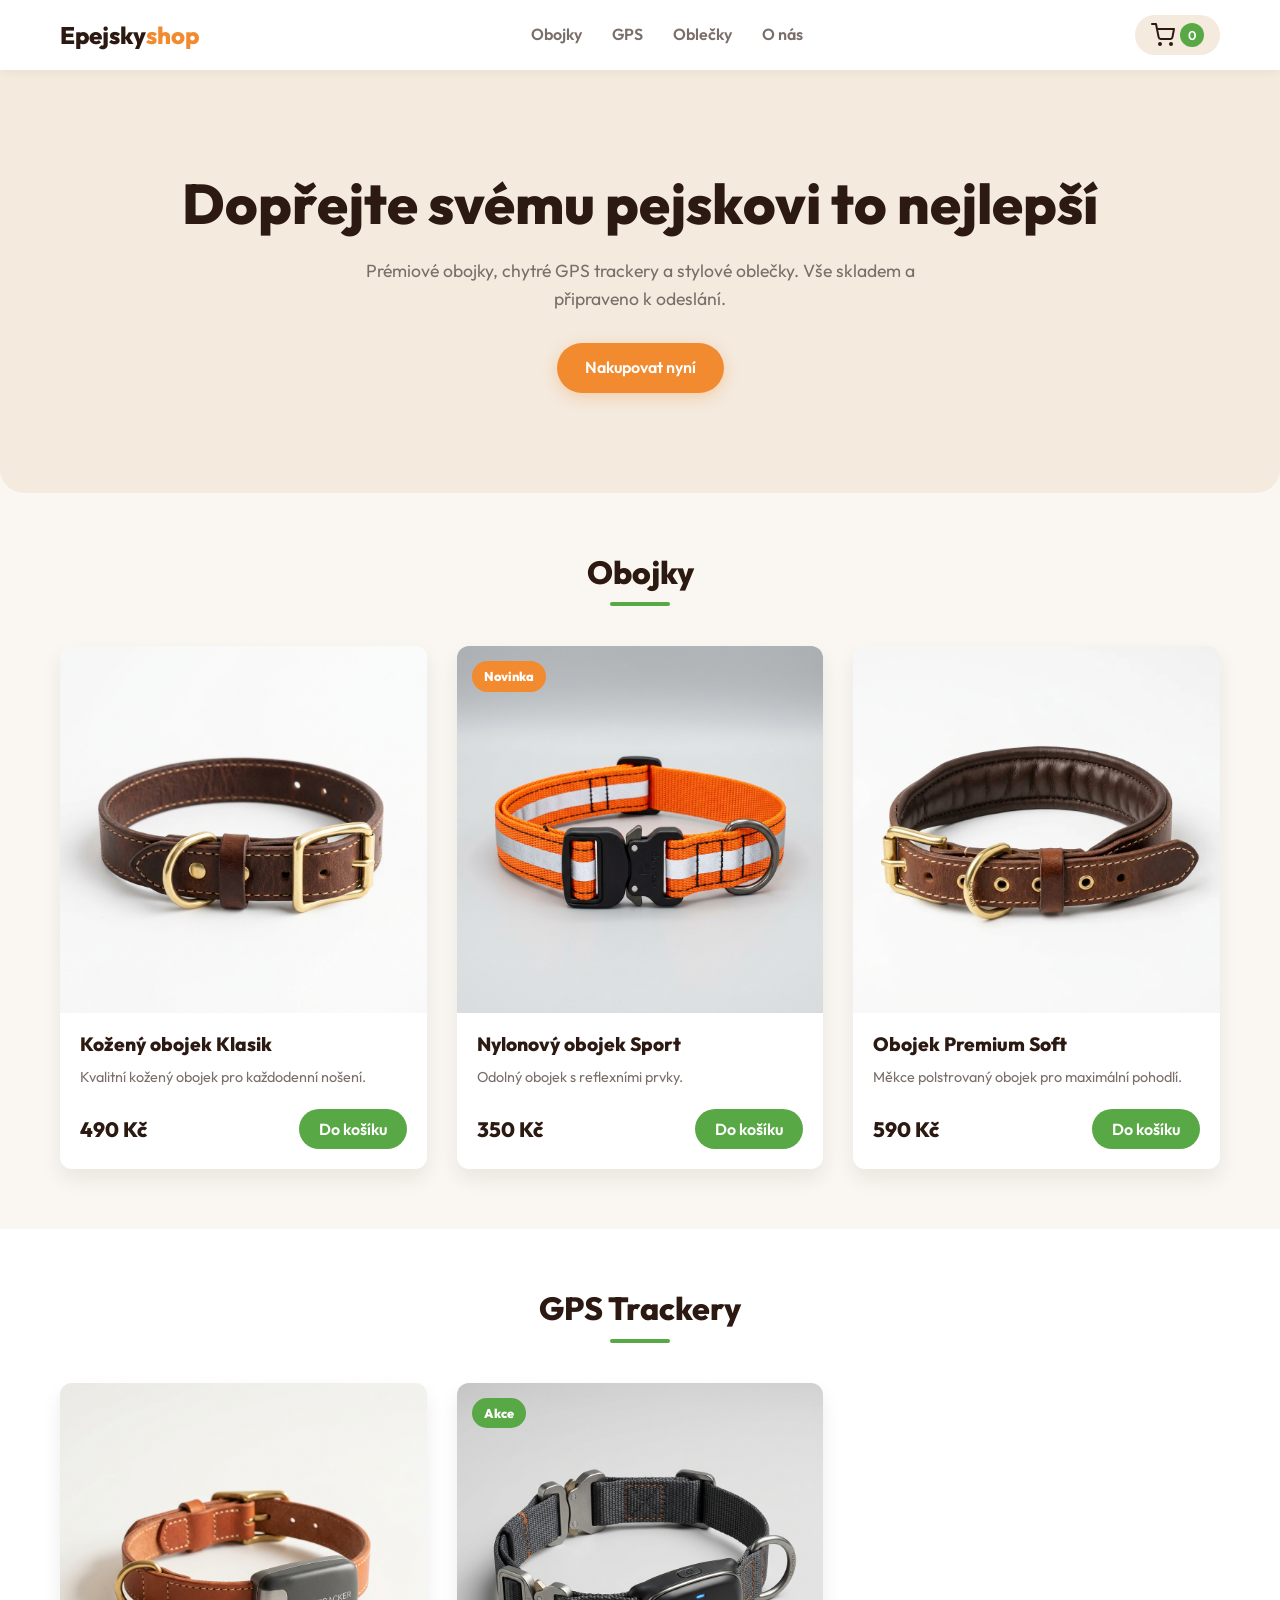
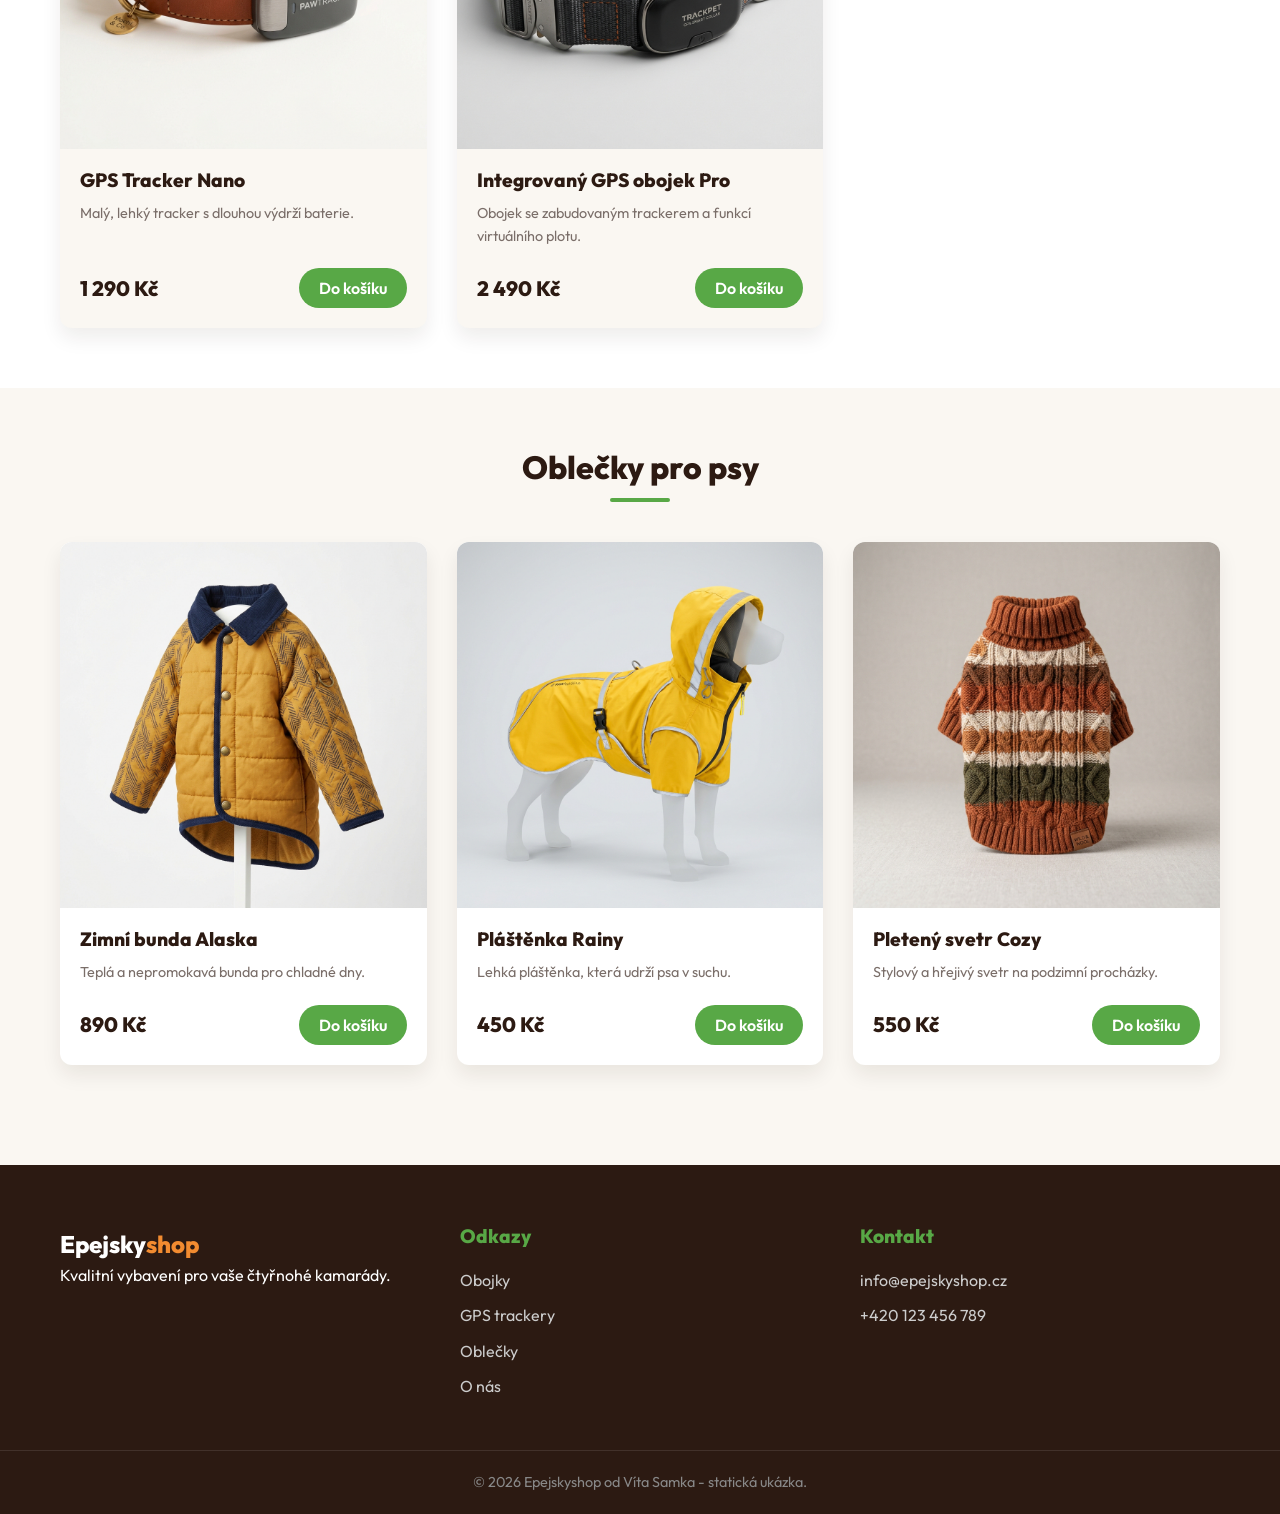
<file: index.html>
<!DOCTYPE html>
<html lang="cs">

<head>
    <meta charset="UTF-8">
    <meta name="viewport" content="width=device-width, initial-scale=1.0">
    <title>Epejskyshop - Vše pro vašeho pejska</title>
    <link rel="icon" type="image/webp" href="images/favicon.webp">
    <link rel="preconnect" href="https://fonts.googleapis.com">
    <link rel="preconnect" href="https://fonts.gstatic.com" crossorigin>
    <link href="https://fonts.googleapis.com/css2?family=Outfit:wght@300;400;600;800&display=swap" rel="stylesheet">
    <link rel="stylesheet" href="css/style.css">
</head>

<body>
    <header class="main-header">
        <div class="container header-container">
            <a href="#" class="logo">
                Epejsky<span>shop</span>
            </a>
            <nav class="main-nav">
                <a href="#obojky">Obojky</a>
                <a href="#gps">GPS</a>
                <a href="#oblecky">Oblečky</a>
                <a href="about.html">O nás</a>
            </nav>
            <div class="cart-btn">
                <svg xmlns="http://www.w3.org/2000/svg" width="24" height="24" viewBox="0 0 24 24" fill="none"
                    stroke="currentColor" stroke-width="2" stroke-linecap="round" stroke-linejoin="round">
                    <circle cx="9" cy="21" r="1"></circle>
                    <circle cx="20" cy="21" r="1"></circle>
                    <path d="M1 1h4l2.68 13.39a2 2 0 0 0 2 1.61h9.72a2 2 0 0 0 2-1.61L23 6H6"></path>
                </svg>
                <span class="cart-count">0</span>
            </div>
        </div>
    </header>

    <main>
        <section class="hero">
            <div class="container hero-content">
                <h1>Dopřejte svému pejskovi to nejlepší</h1>
                <p>Prémiové obojky, chytré GPS trackery a stylové oblečky. Vše skladem a připraveno k odeslání.</p>
                <a href="#obojky" class="btn btn-primary">Nakupovat nyní</a>
            </div>
        </section>

        <section id="obojky" class="category-section">
            <div class="container">
                <h2 class="section-title">Obojky</h2>
                <div class="products-grid">
                    <div class="product-card">
                        <a href="product.html" class="product-link">
                            <div class="product-image">
                                <img src="images/obojek.webp" alt="Obojek Klasik">
                            </div>
                        </a>
                        <div class="product-info">
                            <a href="product.html">
                                <h3>Kožený obojek Klasik</h3>
                            </a>
                            <p class="product-desc">Kvalitní kožený obojek pro každodenní nošení.</p>
                            <div class="product-bottom">
                                <span class="price">490 Kč</span>
                                <button class="btn btn-add">Do košíku</button>
                            </div>
                        </div>
                    </div>
                    <div class="product-card">
                        <a href="product.html" class="product-link">
                            <div class="product-image">
                                <img src="images/obojek_sport.webp" alt="Obojek Sport">
                                <span class="badge badge-new">Novinka</span>
                            </div>
                        </a>
                        <div class="product-info">
                            <a href="product.html">
                                <h3>Nylonový obojek Sport</h3>
                            </a>
                            <p class="product-desc">Odolný obojek s reflexními prvky.</p>
                            <div class="product-bottom">
                                <span class="price">350 Kč</span>
                                <button class="btn btn-add">Do košíku</button>
                            </div>
                        </div>
                    </div>
                    <div class="product-card">
                        <a href="product.html" class="product-link">
                            <div class="product-image">
                                <img src="images/obojek_premium_soft.webp" alt="Obojek Premium Soft">
                            </div>
                        </a>
                        <div class="product-info">
                            <h3>Obojek Premium Soft</h3>
                            <p class="product-desc">Měkce polstrovaný obojek pro maximální pohodlí.</p>
                            <div class="product-bottom">
                                <span class="price">590 Kč</span>
                                <button class="btn btn-add">Do košíku</button>
                            </div>
                        </div>
                    </div>
                </div>
            </div>
        </section>

        <section id="gps" class="category-section category-alt">
            <div class="container">
                <h2 class="section-title">GPS Trackery</h2>
                <div class="products-grid">
                    <div class="product-card">
                        <a href="product.html" class="product-link">
                            <div class="product-image">
                                <img src="images/product.webp" alt="GPS Tracker Nano">
                            </div>
                        </a>
                        <div class="product-info">
                            <h3>GPS Tracker Nano</h3>
                            <p class="product-desc">Malý, lehký tracker s dlouhou výdrží baterie.</p>
                            <div class="product-bottom">
                                <span class="price">1 290 Kč</span>
                                <button class="btn btn-add">Do košíku</button>
                            </div>
                        </div>
                    </div>
                    <div class="product-card">
                        <a href="product.html" class="product-link">
                            <div class="product-image">
                                <img src="images/gps_pro.webp" alt="GPS Obojek Pro">
                                <span class="badge badge-sale">Akce</span>
                            </div>
                        </a>
                        <div class="product-info">
                            <h3>Integrovaný GPS obojek Pro</h3>
                            <p class="product-desc">Obojek se zabudovaným trackerem a funkcí virtuálního plotu.</p>
                            <div class="product-bottom">
                                <span class="price">2 490 Kč</span>
                                <button class="btn btn-add">Do košíku</button>
                            </div>
                        </div>
                    </div>
                </div>
            </div>
        </section>

        <section id="oblecky" class="category-section">
            <div class="container">
                <h2 class="section-title">Oblečky pro psy</h2>
                <div class="products-grid">
                    <div class="product-card">
                        <a href="product.html" class="product-link">
                            <div class="product-image">
                                <img src="images/oblecek.webp" alt="Zimní bunda">
                            </div>
                        </a>
                        <div class="product-info">
                            <h3>Zimní bunda Alaska</h3>
                            <p class="product-desc">Teplá a nepromokavá bunda pro chladné dny.</p>
                            <div class="product-bottom">
                                <span class="price">890 Kč</span>
                                <button class="btn btn-add">Do košíku</button>
                            </div>
                        </div>
                    </div>
                    <div class="product-card">
                        <a href="product.html" class="product-link">
                            <div class="product-image">
                                <img src="images/rainy_raincoat.webp" alt="Pláštěnka">
                            </div>
                        </a>
                        <div class="product-info">
                            <h3>Pláštěnka Rainy</h3>
                            <p class="product-desc">Lehká pláštěnka, která udrží psa v suchu.</p>
                            <div class="product-bottom">
                                <span class="price">450 Kč</span>
                                <button class="btn btn-add">Do košíku</button>
                            </div>
                        </div>
                    </div>
                    <div class="product-card">
                        <a href="product.html" class="product-link">
                            <div class="product-image">
                                <img src="images/cozy_sweater.webp" alt="Svetr">
                            </div>
                        </a>
                        <div class="product-info">
                            <h3>Pletený svetr Cozy</h3>
                            <p class="product-desc">Stylový a hřejivý svetr na podzimní procházky.</p>
                            <div class="product-bottom">
                                <span class="price">550 Kč</span>
                                <button class="btn btn-add">Do košíku</button>
                            </div>
                        </div>
                    </div>
                </div>
            </div>
        </section>
    </main>

    <footer class="main-footer">
        <div class="container footer-content">
            <div class="footer-col">
                <a href="#" class="logo footer-logo">
                    Epejsky<span>shop</span>
                </a>
                <p>Kvalitní vybavení pro vaše čtyřnohé kamarády.</p>
            </div>
            <div class="footer-col">
                <h3>Odkazy</h3>
                <ul>
                    <li><a href="#obojky">Obojky</a></li>
                    <li><a href="#gps">GPS trackery</a></li>
                    <li><a href="#oblecky">Oblečky</a></li>
                    <li><a href="about.html">O nás</a></li>
                </ul>
            </div>
            <div class="footer-col">
                <h3>Kontakt</h3>
                <ul>
                    <li>info@epejskyshop.cz</li>
                    <li>+420 123 456 789</li>
                </ul>
            </div>
        </div>
        <div class="footer-bottom">
            <p>&copy; 2026 Epejskyshop od Víta Samka - statická ukázka.</p>
        </div>
    </footer>
</body>

</html>
</file>
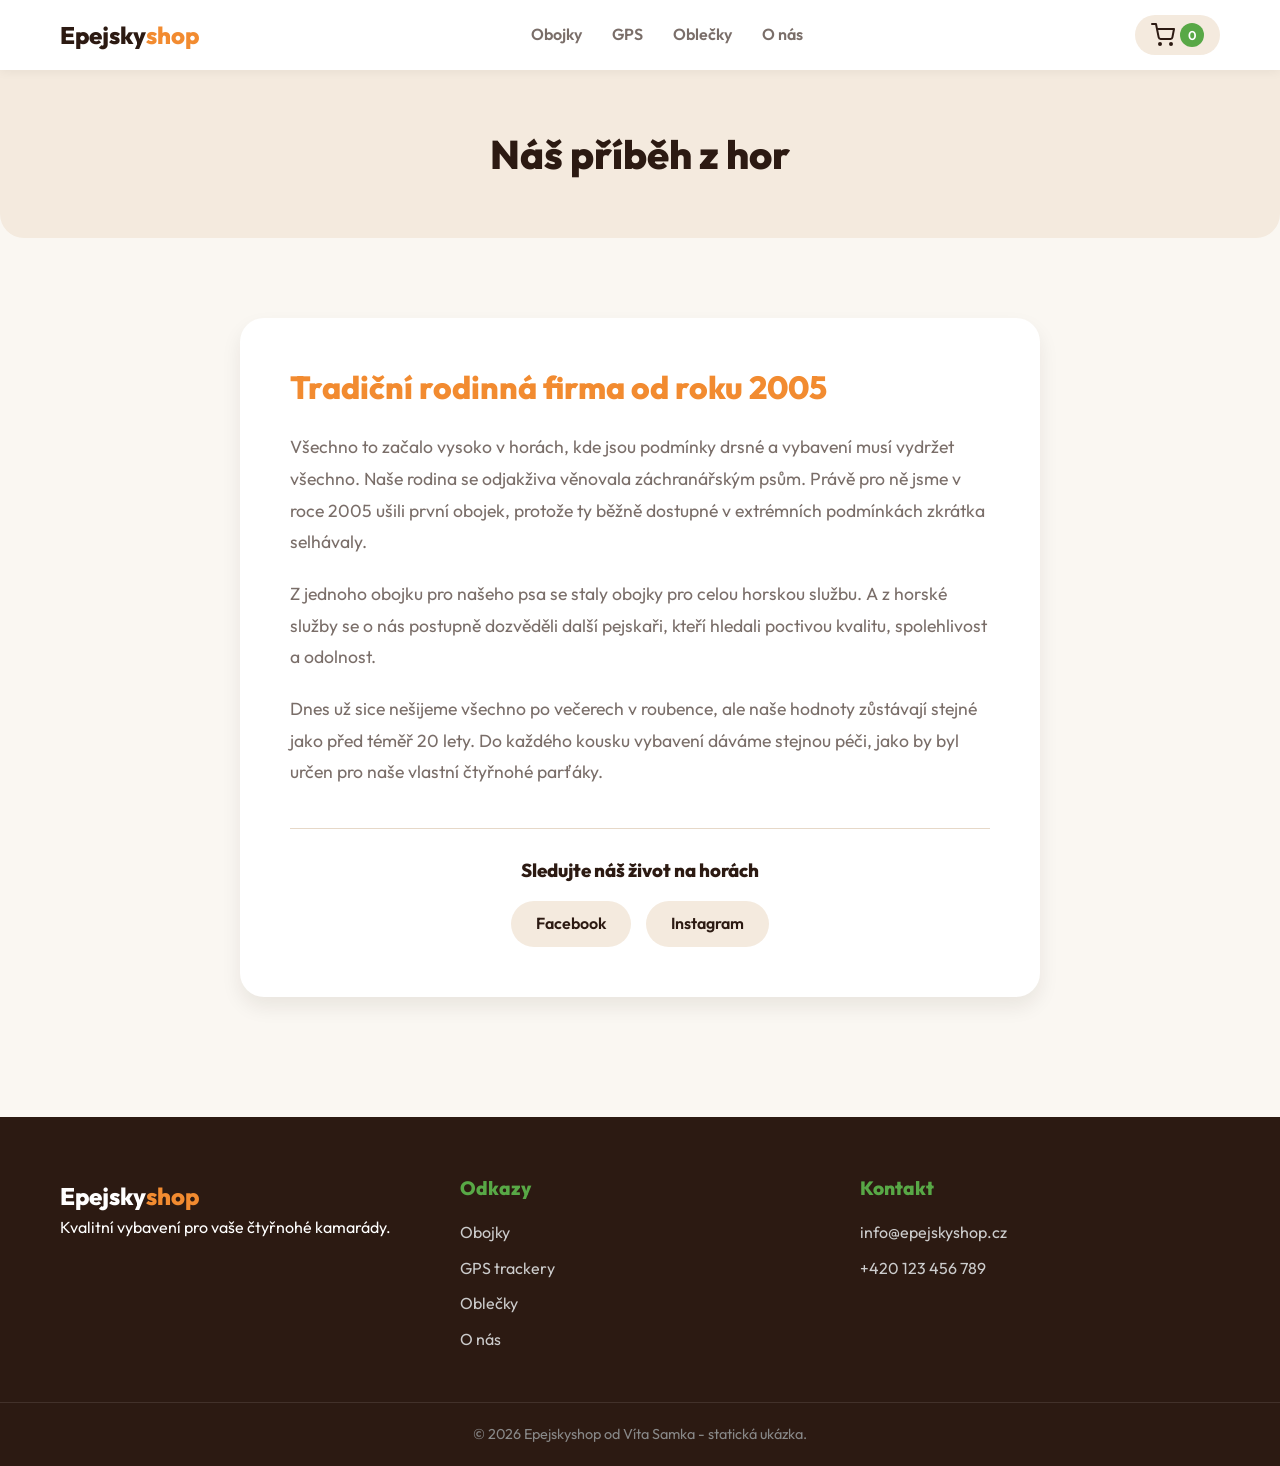
<file: about.html>
<!DOCTYPE html>
<html lang="cs">

<head>
    <meta charset="UTF-8">
    <meta name="viewport" content="width=device-width, initial-scale=1.0">
    <title>O nás - Epejskyshop</title>
    <link rel="icon" type="image/webp" href="images/favicon.webp">
    <link rel="preconnect" href="https://fonts.googleapis.com">
    <link rel="preconnect" href="https://fonts.gstatic.com" crossorigin>
    <link href="https://fonts.googleapis.com/css2?family=Outfit:wght@300;400;600;800&display=swap" rel="stylesheet">
    <link rel="stylesheet" href="css/style.css">
</head>

<body>
    <header class="main-header">
        <div class="container header-container">
            <a href="index.html" class="logo">
                Epejsky<span>shop</span>
            </a>
            <nav class="main-nav">
                <a href="index.html#obojky">Obojky</a>
                <a href="index.html#gps">GPS</a>
                <a href="index.html#oblecky">Oblečky</a>
                <a href="about.html">O nás</a>
            </nav>
            <div class="cart-btn">
                <svg xmlns="http://www.w3.org/2000/svg" width="24" height="24" viewBox="0 0 24 24" fill="none"
                    stroke="currentColor" stroke-width="2" stroke-linecap="round" stroke-linejoin="round">
                    <circle cx="9" cy="21" r="1"></circle>
                    <circle cx="20" cy="21" r="1"></circle>
                    <path d="M1 1h4l2.68 13.39a2 2 0 0 0 2 1.61h9.72a2 2 0 0 0 2-1.61L23 6H6"></path>
                </svg>
                <span class="cart-count">0</span>
            </div>
        </div>
    </header>

    <main>
        <section class="page-header">
            <div class="container">
                <h1>Náš příběh z hor</h1>
            </div>
        </section>

        <section class="about-section">
            <div class="container">
                <div class="about-content">
                    <h2>Tradiční rodinná firma od roku 2005</h2>
                    <p>Všechno to začalo vysoko v horách, kde jsou podmínky drsné a vybavení musí vydržet všechno. Naše rodina se odjakživa věnovala záchranářským psům. Právě pro ně jsme v roce 2005 ušili první obojek, protože ty běžně dostupné v extrémních podmínkách zkrátka selhávaly.</p>
                    <p>Z jednoho obojku pro našeho psa se staly obojky pro celou horskou službu. A z horské služby se o nás postupně dozvěděli další pejskaři, kteří hledali poctivou kvalitu, spolehlivost a odolnost.</p>
                    <p>Dnes už sice nešijeme všechno po večerech v roubence, ale naše hodnoty zůstávají stejné jako před téměř 20 lety. Do každého kousku vybavení dáváme stejnou péči, jako by byl určen pro naše vlastní čtyřnohé parťáky.</p>
                    
                    <div class="social-links-about">
                        <h3>Sledujte náš život na horách</h3>
                        <div class="social-icons">
                            <a href="https://facebook.com" target="_blank" class="social-btn">Facebook</a>
                            <a href="https://instagram.com" target="_blank" class="social-btn">Instagram</a>
                        </div>
                    </div>
                </div>
            </div>
        </section>
    </main>

    <footer class="main-footer">
        <div class="container footer-content">
            <div class="footer-col">
                <a href="index.html" class="logo footer-logo">
                    Epejsky<span>shop</span>
                </a>
                <p>Kvalitní vybavení pro vaše čtyřnohé kamarády.</p>
            </div>
            <div class="footer-col">
                <h3>Odkazy</h3>
                <ul>
                    <li><a href="index.html#obojky">Obojky</a></li>
                    <li><a href="index.html#gps">GPS trackery</a></li>
                    <li><a href="index.html#oblecky">Oblečky</a></li>
                    <li><a href="about.html">O nás</a></li>
                </ul>
            </div>
            <div class="footer-col">
                <h3>Kontakt</h3>
                <ul>
                    <li>info@epejskyshop.cz</li>
                    <li>+420 123 456 789</li>
                </ul>
            </div>
        </div>
        <div class="footer-bottom">
            <p>&copy; 2026 Epejskyshop od Víta Samka - statická ukázka.</p>
        </div>
    </footer>
</body>
</html>
</file>
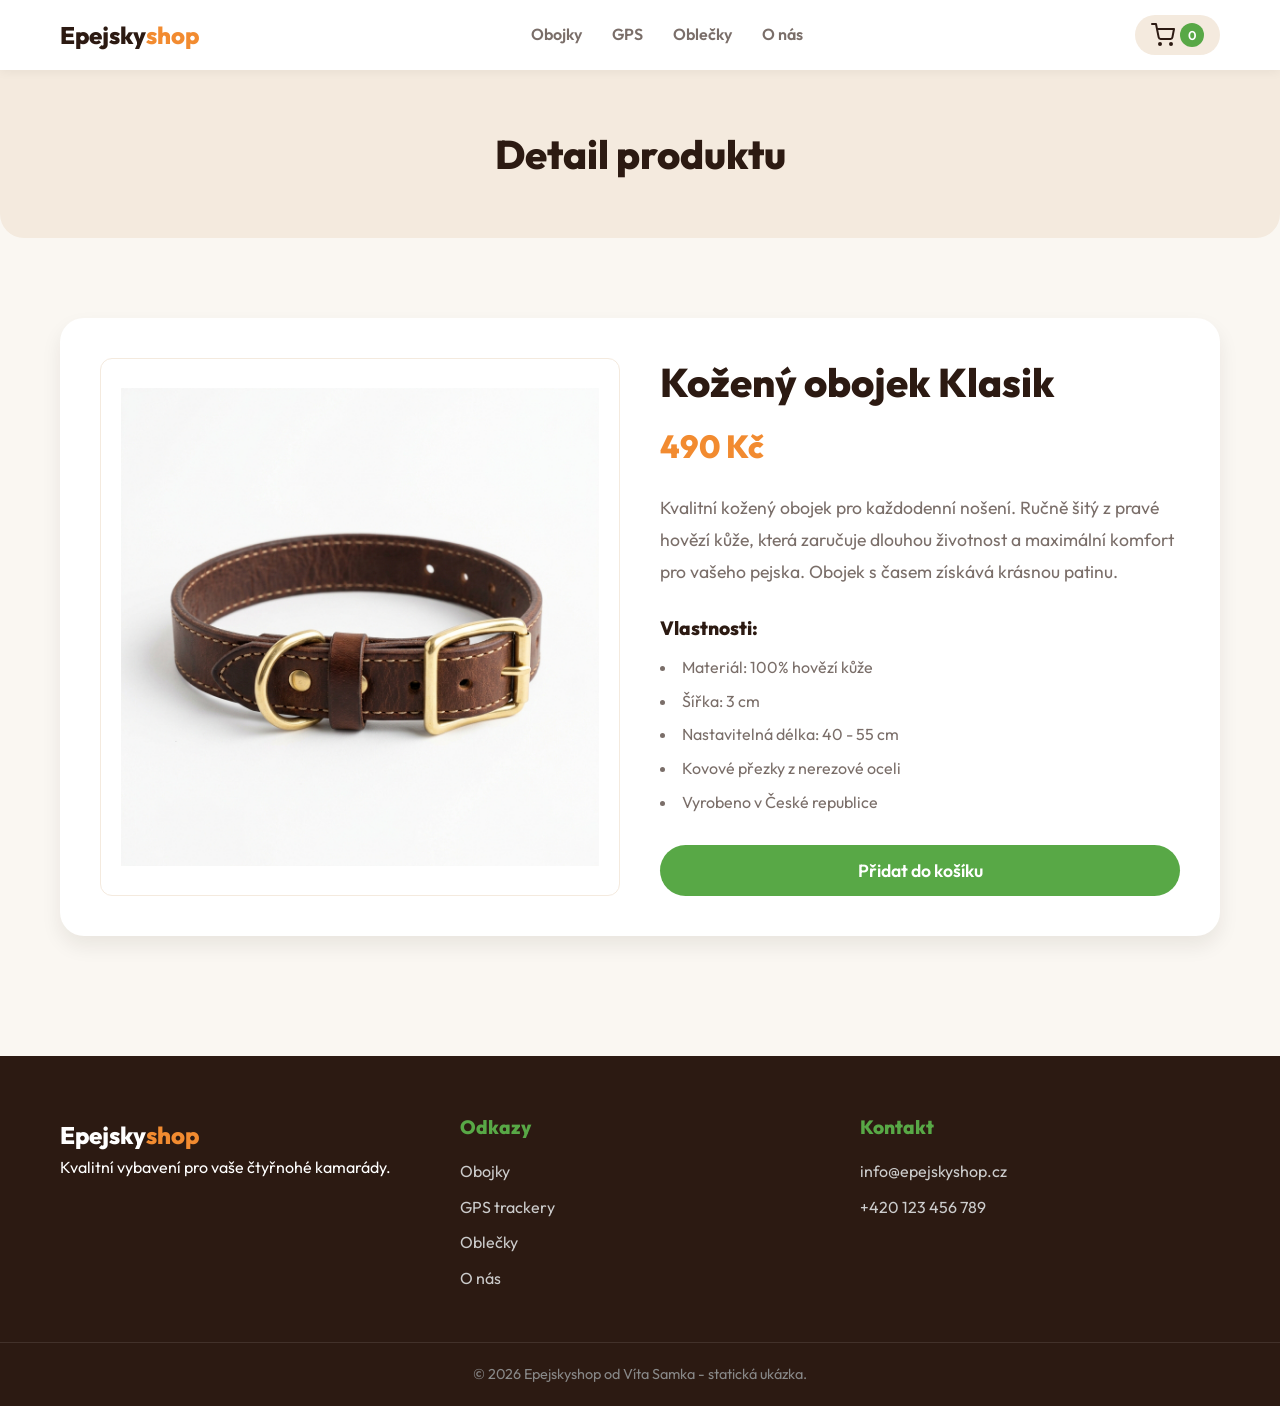
<file: product.html>
<!DOCTYPE html>
<html lang="cs">

<head>
    <meta charset="UTF-8">
    <meta name="viewport" content="width=device-width, initial-scale=1.0">
    <title>Kožený obojek Klasik - Epejskyshop</title>
    <link rel="icon" type="image/webp" href="images/favicon.webp">
    <link rel="preconnect" href="https://fonts.googleapis.com">
    <link rel="preconnect" href="https://fonts.gstatic.com" crossorigin>
    <link href="https://fonts.googleapis.com/css2?family=Outfit:wght@300;400;600;800&display=swap" rel="stylesheet">
    <link rel="stylesheet" href="css/style.css">
</head>

<body>
    <header class="main-header">
        <div class="container header-container">
            <a href="index.html" class="logo">
                Epejsky<span>shop</span>
            </a>
            <nav class="main-nav">
                <a href="index.html#obojky">Obojky</a>
                <a href="index.html#gps">GPS</a>
                <a href="index.html#oblecky">Oblečky</a>
                <a href="about.html">O nás</a>
            </nav>
            <div class="cart-btn">
                <svg xmlns="http://www.w3.org/2000/svg" width="24" height="24" viewBox="0 0 24 24" fill="none"
                    stroke="currentColor" stroke-width="2" stroke-linecap="round" stroke-linejoin="round">
                    <circle cx="9" cy="21" r="1"></circle>
                    <circle cx="20" cy="21" r="1"></circle>
                    <path d="M1 1h4l2.68 13.39a2 2 0 0 0 2 1.61h9.72a2 2 0 0 0 2-1.61L23 6H6"></path>
                </svg>
                <span class="cart-count">0</span>
            </div>
        </div>
    </header>

    <main>
        <section class="page-header">
            <div class="container">
                <h1>Detail produktu</h1>
            </div>
        </section>

        <section class="product-detail-section">
            <div class="container">
                <div class="product-detail-container">
                    <div class="product-gallery">
                        <img src="images/obojek.webp" alt="Kožený obojek Klasik">
                    </div>
                    <div class="product-main-info">
                        <h1>Kožený obojek Klasik</h1>
                        <span class="price">490 Kč</span>

                        <p class="description">Kvalitní kožený obojek pro každodenní nošení. Ručně šitý z pravé hovězí
                            kůže, která zaručuje dlouhou životnost a maximální komfort pro vašeho pejska. Obojek s časem
                            získává krásnou patinu.</p>

                        <div class="product-features">
                            <h3>Vlastnosti:</h3>
                            <ul>
                                <li>Materiál: 100% hovězí kůže</li>
                                <li>Šířka: 3 cm</li>
                                <li>Nastavitelná délka: 40 - 55 cm</li>
                                <li>Kovové přezky z nerezové oceli</li>
                                <li>Vyrobeno v České republice</li>
                            </ul>
                        </div>

                        <div class="add-to-cart-action">
                            <button class="btn btn-add btn-large">Přidat do košíku</button>
                        </div>
                    </div>
                </div>
            </div>
        </section>
    </main>

    <footer class="main-footer">
        <div class="container footer-content">
            <div class="footer-col">
                <a href="index.html" class="logo footer-logo">
                    Epejsky<span>shop</span>
                </a>
                <p>Kvalitní vybavení pro vaše čtyřnohé kamarády.</p>
            </div>
            <div class="footer-col">
                <h3>Odkazy</h3>
                <ul>
                    <li><a href="index.html#obojky">Obojky</a></li>
                    <li><a href="index.html#gps">GPS trackery</a></li>
                    <li><a href="index.html#oblecky">Oblečky</a></li>
                    <li><a href="about.html">O nás</a></li>
                </ul>
            </div>
            <div class="footer-col">
                <h3>Kontakt</h3>
                <ul>
                    <li>info@epejskyshop.cz</li>
                    <li>+420 123 456 789</li>
                </ul>
            </div>
        </div>
        <div class="footer-bottom">
            <p>&copy; 2026 Epejskyshop od Víta Samka - statická ukázka.</p>
        </div>
    </footer>
</body>

</html>
</file>
<file: css/style.css>
:root {
    --color-sand: #f4eade;
    --color-sand-dark: #e6d8c8;
    --color-orange: #f28b30;
    --color-orange-hover: #d97825;
    --color-green: #58a846;
    --color-green-hover: #3e5507;
    --color-dark: #2c1a12;
    --color-light: #ffffff;
    --color-gray: #7a6e69;
    --color-bg: #faf7f2;

    --font-main: 'Outfit', sans-serif;

    --border-radius: 12px;
    --border-radius-lg: 24px;
    --transition: all 0.3s ease;
    --shadow: 0 10px 20px rgba(44, 26, 18, 0.08);
    --shadow-hover: 0 15px 30px rgba(44, 26, 18, 0.12);
}

* {
    margin: 0;
    padding: 0;
    box-sizing: border-box;
}


body {
    font-family: var(--font-main);
    background-color: var(--color-bg);
    color: var(--color-dark);
    line-height: 1.6;
}

.container {
    width: 100%;
    max-width: 1200px;
    margin: 0 auto;
    padding: 0 20px;
}

a {
    text-decoration: none;
    color: inherit;
}

ul {
    list-style: none;
}

h1,
h2,
h3 {
    font-weight: 800;
    line-height: 1.2;
}

.main-header {
    background-color: var(--color-light);
    box-shadow: 0 2px 10px rgba(0, 0, 0, 0.05);
    position: sticky;
    top: 0;
    z-index: 100;
}

.header-container {
    display: flex;
    justify-content: space-between;
    align-items: center;
    height: 70px;
}

.logo {
    font-size: 1.5rem;
    font-weight: 800;
    color: var(--color-dark);
}

.logo span {
    color: var(--color-orange);
}

.main-nav {
    display: none;
}

.main-nav a {
    margin: 0 15px;
    font-weight: 600;
    color: var(--color-gray);
    transition: var(--transition);
}

.main-nav a:hover {
    color: var(--color-orange);
}

.cart-btn {
    display: flex;
    align-items: center;
    gap: 5px;
    cursor: pointer;
    color: var(--color-dark);
    transition: var(--transition);
    background-color: var(--color-sand);
    padding: 8px 16px;
    border-radius: 30px;
    font-weight: 600;
}

.cart-btn:hover {
    background-color: var(--color-sand-dark);
}

.cart-count {
    background-color: var(--color-green);
    color: var(--color-light);
    font-size: 0.8rem;
    padding: 2px 8px;
    border-radius: 12px;
}

.hero {
    background-color: var(--color-sand);
    padding: 60px 0;
    text-align: center;
    border-bottom-left-radius: var(--border-radius-lg);
    border-bottom-right-radius: var(--border-radius-lg);
}

.hero h1 {
    font-size: 2.5rem;
    margin-bottom: 20px;
    color: var(--color-dark);
}

.hero p {
    font-size: 1.1rem;
    color: var(--color-gray);
    margin-bottom: 30px;
    max-width: 600px;
    margin-left: auto;
    margin-right: auto;
}

.btn {
    display: inline-block;
    padding: 12px 28px;
    border-radius: 30px;
    font-weight: 600;
    font-size: 1rem;
    cursor: pointer;
    border: none;
    transition: var(--transition);
    font-family: inherit;
}

.btn-primary {
    background-color: var(--color-orange);
    color: var(--color-light);
    box-shadow: 0 4px 15px rgba(242, 139, 48, 0.3);
}

.btn-primary:hover {
    background-color: var(--color-orange-hover);
    transform: translateY(-2px);
    box-shadow: 0 6px 20px rgba(242, 139, 48, 0.4);
}

.btn-add {
    background-color: var(--color-green);
    color: var(--color-light);
    padding: 10px 20px;
}

.btn-add:hover {
    background-color: var(--color-green-hover);
}

.category-section {
    padding: 60px 0;
}

.category-alt {
    background-color: var(--color-light);
}

.section-title {
    font-size: 2rem;
    margin-bottom: 40px;
    text-align: center;
    position: relative;
    padding-bottom: 15px;
}

.section-title::after {
    content: '';
    position: absolute;
    bottom: 0;
    left: 50%;
    transform: translateX(-50%);
    width: 60px;
    height: 4px;
    background-color: var(--color-green);
    border-radius: 2px;
}

.products-grid {
    display: grid;
    grid-template-columns: 1fr;
    gap: 30px;
}

.product-card {
    background-color: var(--color-light);
    border-radius: var(--border-radius);
    overflow: hidden;
    box-shadow: var(--shadow);
    transition: var(--transition);
    display: flex;
    flex-direction: column;
}

.category-alt .product-card {
    background-color: var(--color-bg);
}

.product-card:hover {
    transform: translateY(-5px);
    box-shadow: var(--shadow-hover);
}

.product-image {
    position: relative;
    width: 100%;
    padding-top: 100%;
    background-color: #fff;
}

.product-image img {
    position: absolute;
    top: 0;
    left: 0;
    width: 100%;
    height: 100%;
    object-fit: cover;
}

.badge {
    position: absolute;
    top: 15px;
    left: 15px;
    padding: 5px 12px;
    border-radius: 20px;
    font-size: 0.8rem;
    font-weight: 800;
    color: var(--color-light);
}

.badge-new {
    background-color: var(--color-orange);
}

.badge-sale {
    background-color: var(--color-green);
}

.product-info {
    padding: 20px;
    display: flex;
    flex-direction: column;
    flex-grow: 1;
}

.product-info h3 {
    font-size: 1.2rem;
    margin-bottom: 10px;
}

.product-desc {
    color: var(--color-gray);
    font-size: 0.9rem;
    margin-bottom: 20px;
    flex-grow: 1;
}

.product-bottom {
    display: flex;
    justify-content: space-between;
    align-items: center;
    margin-top: auto;
}

.price {
    font-size: 1.3rem;
    font-weight: 800;
    color: var(--color-dark);
}

.main-footer {
    background-color: var(--color-dark);
    color: var(--color-light);
    padding: 60px 0 20px;
    margin-top: 40px;
}

.footer-content {
    display: grid;
    grid-template-columns: 1fr;
    gap: 40px;
    margin-bottom: 40px;
}

.footer-logo {
    color: var(--color-light);
    margin-bottom: 15px;
}

.footer-col h3 {
    font-size: 1.2rem;
    margin-bottom: 20px;
    color: var(--color-green);
}

.footer-col ul li {
    margin-bottom: 10px;
    color: #ccc;
}

.footer-col ul li a {
    transition: var(--transition);
}

.footer-col ul li a:hover {
    color: var(--color-orange);
}

.footer-bottom {
    text-align: center;
    padding-top: 20px;
    border-top: 1px solid rgba(255, 255, 255, 0.1);
    color: #888;
    font-size: 0.9rem;
}


@media (min-width: 600px) {
    .products-grid {
        grid-template-columns: repeat(2, 1fr);
    }

    .footer-content {
        grid-template-columns: repeat(2, 1fr);
    }

    .main-nav {
        display: flex;
    }
}

@media (min-width: 992px) {
    .products-grid {
        grid-template-columns: repeat(3, 1fr);
    }

    .footer-content {
        grid-template-columns: repeat(3, 1fr);
    }

    .hero h1 {
        font-size: 3.5rem;
    }

    .hero {
        padding: 100px 0;
    }
}

/* Page Header for subpages */
.page-header {
    background-color: var(--color-sand);
    padding: 60px 0;
    text-align: center;
    border-bottom-left-radius: var(--border-radius-lg);
    border-bottom-right-radius: var(--border-radius-lg);
}

.page-header h1 {
    font-size: 2.5rem;
    color: var(--color-dark);
}

/* About Section */
.about-section {
    padding: 80px 0;
}

.about-content {
    max-width: 800px;
    margin: 0 auto;
    background-color: var(--color-light);
    padding: 50px;
    border-radius: var(--border-radius-lg);
    box-shadow: var(--shadow);
}

.about-content h2 {
    font-size: 2rem;
    margin-bottom: 25px;
    color: var(--color-orange);
}

.about-content p {
    font-size: 1.1rem;
    color: var(--color-gray);
    margin-bottom: 20px;
    line-height: 1.8;
}

.social-links-about {
    margin-top: 40px;
    padding-top: 30px;
    border-top: 1px solid var(--color-sand-dark);
    text-align: center;
}

.social-links-about h3 {
    margin-bottom: 20px;
    color: var(--color-dark);
}

.social-icons {
    display: flex;
    justify-content: center;
    gap: 15px;
}

.social-btn {
    display: inline-block;
    padding: 10px 25px;
    background-color: var(--color-sand);
    color: var(--color-dark);
    border-radius: 30px;
    font-weight: 600;
    transition: var(--transition);
}

.social-btn:hover {
    background-color: var(--color-orange);
    color: var(--color-light);
    transform: translateY(-2px);
}

/* Product Detail */
.product-detail-section {
    padding: 80px 0;
}

.product-detail-container {
    display: grid;
    grid-template-columns: 1fr;
    gap: 40px;
    background-color: var(--color-light);
    padding: 40px;
    border-radius: var(--border-radius-lg);
    box-shadow: var(--shadow);
}

@media (min-width: 768px) {
    .product-detail-container {
        grid-template-columns: 1fr 1fr;
    }
}

.product-gallery {
    background-color: #fff;
    border-radius: var(--border-radius);
    overflow: hidden;
    display: flex;
    align-items: center;
    justify-content: center;
    padding: 20px;
    border: 1px solid var(--color-sand);
}

.product-gallery img {
    max-width: 100%;
    height: auto;
    object-fit: contain;
}

.product-main-info h1 {
    font-size: 2.5rem;
    margin-bottom: 15px;
    color: var(--color-dark);
}

.product-main-info .price {
    font-size: 2rem;
    color: var(--color-orange);
    display: block;
    margin-bottom: 20px;
    font-weight: 800;
}

.product-main-info .description {
    font-size: 1.1rem;
    color: var(--color-gray);
    margin-bottom: 30px;
    line-height: 1.8;
}

.product-features {
    margin-bottom: 30px;
}

.product-features h3 {
    margin-bottom: 15px;
    font-size: 1.2rem;
}

.product-features ul {
    list-style: disc inside;
    color: var(--color-gray);
}

.product-features li {
    margin-bottom: 8px;
}

.add-to-cart-action {
    display: flex;
    gap: 15px;
    align-items: center;
}

.qty-input {
    width: 60px;
    height: 48px;
    text-align: center;
    font-size: 1.1rem;
    border: 1px solid var(--color-sand-dark);
    border-radius: var(--border-radius);
    font-family: inherit;
}

.btn-large {
    padding: 14px 35px;
    font-size: 1.1rem;
    flex-grow: 1;
}
</file>
